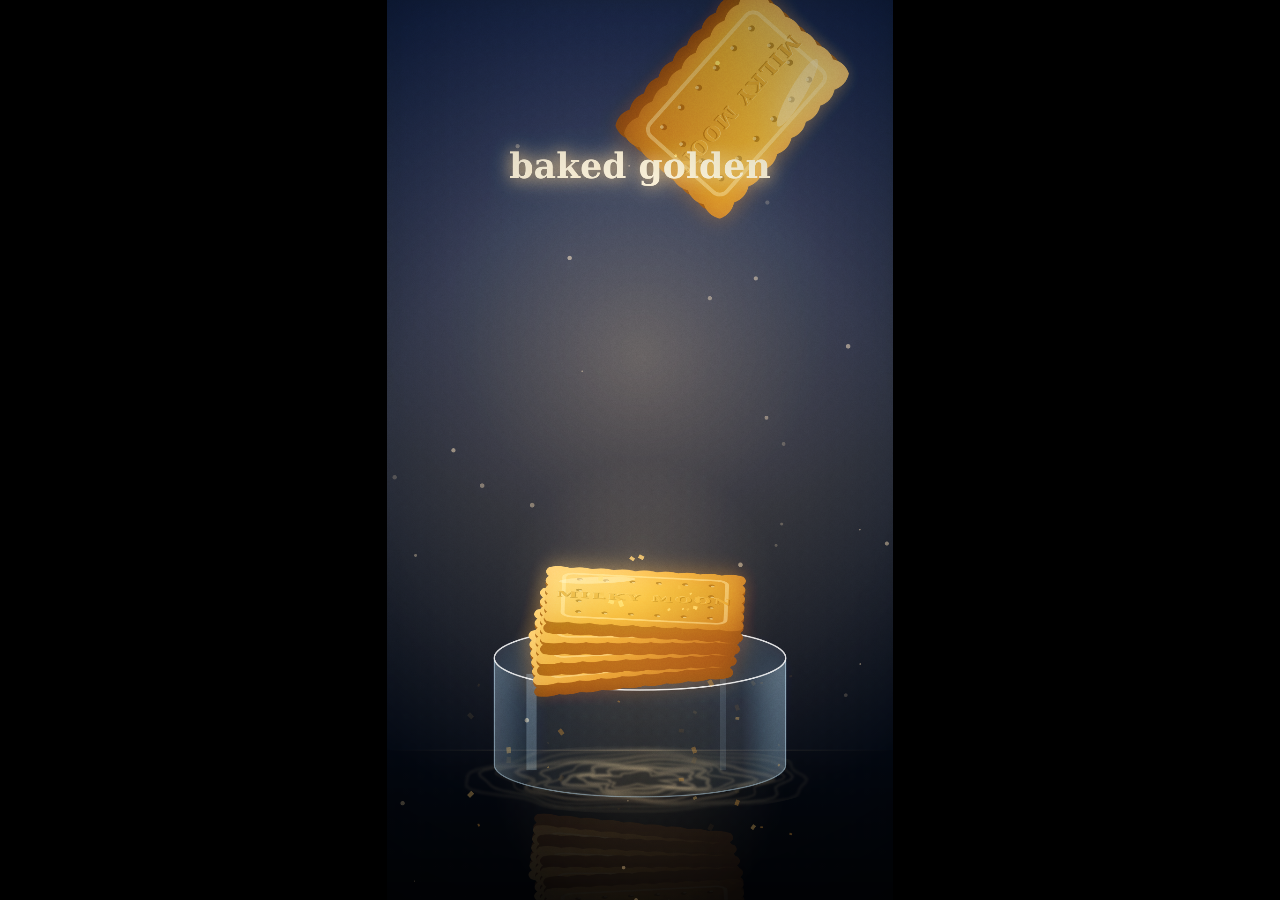
<file: films/brand-ads/index.html>
<!doctype html>
<html><head><meta charset="utf-8"><title>Brand Ads</title>
<link rel="stylesheet" href="fonts/fonts.css">
<style>html,body{margin:0;background:#000;height:100%;display:grid;place-items:center}canvas{height:100vh;width:auto}</style></head>
<body><canvas id="c"></canvas>
<script src="lib.js"></script>
<script>
  // index.html?film=biscuit | lipstick | saree | jewellery
  const film = new URLSearchParams(location.search).get('film') || 'biscuit';
  const s = document.createElement('script'); s.src = film + '.js'; document.body.appendChild(s);
</script></body></html>
</file>
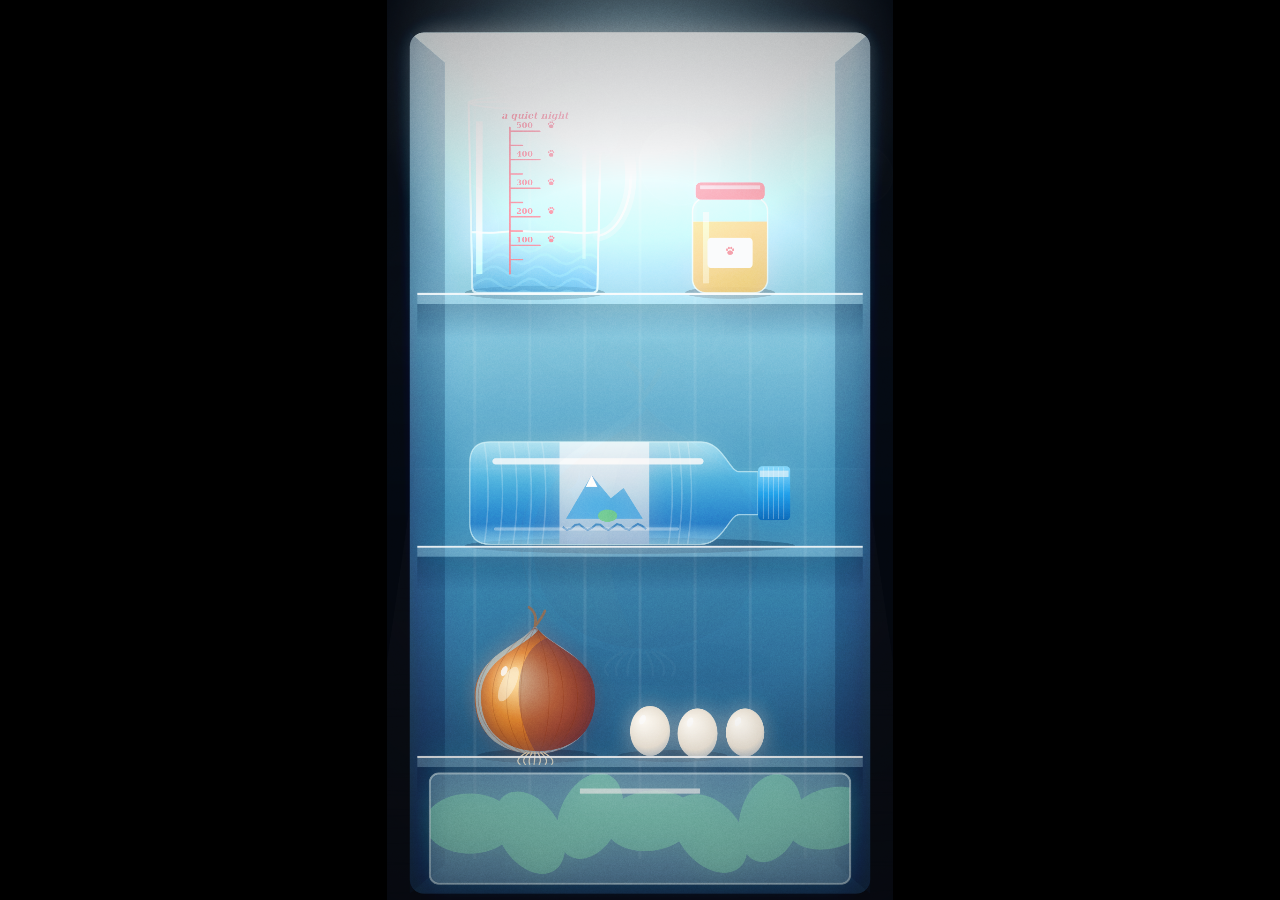
<file: films/midnight-onion-soup/index.html>
<!doctype html>
<html><head><meta charset="utf-8"><title>Midnight Onion Soup</title>
<style>html,body{margin:0;background:#000;height:100%;display:grid;place-items:center}canvas{height:100vh;width:auto}</style></head>
<body><canvas id="c"></canvas><script src="film.js"></script></body></html>
</file>
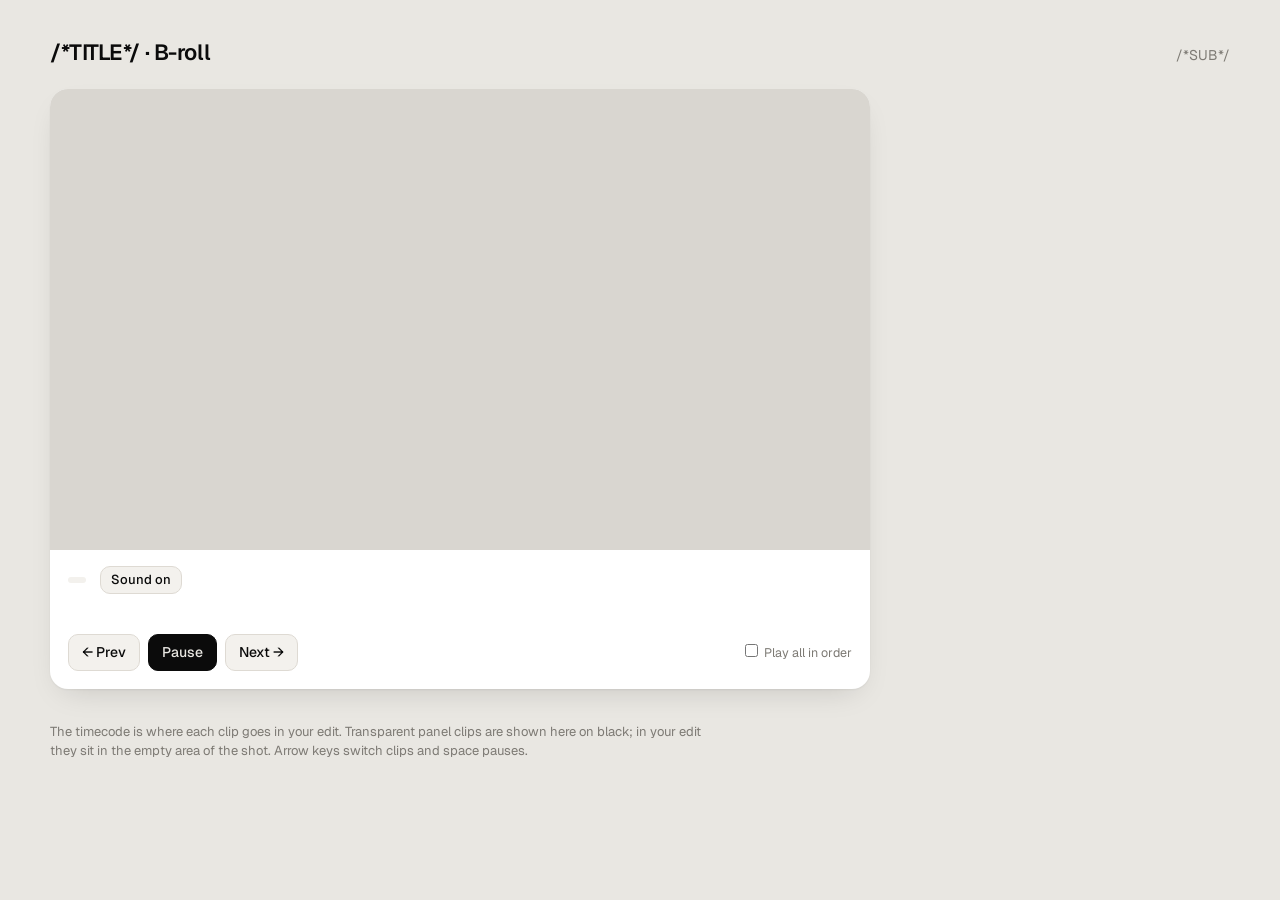
<file: .claude/skills/motion-broll/templates/viewer.html>
<!doctype html><html><head><meta charset="utf-8"><meta name="viewport" content="width=device-width,initial-scale=1">
<title>/*TITLE*/ B-roll</title>
<link rel="preconnect" href="https://fonts.googleapis.com">
<link rel="stylesheet" href="https://fonts.googleapis.com/css2?family=Geist:wght@400;500;600&family=Geist+Mono:wght@400;500&display=swap">
<style>
:root{
  --bg:#E9E7E2; --panel:#FFFFFF; --ink:#0B0B0B; --muted:#7D7A74; --line:#DEDAD3; --soft:#F3F1ED; --acc:#FF5A1F; --stage:#D9D6D0;
  --sans:'Geist',system-ui,-apple-system,sans-serif; --mono:'Geist Mono',ui-monospace,monospace;
}
@media (prefers-color-scheme: dark){:root:not([data-theme="light"]){--bg:#141412;--panel:#1D1C1A;--ink:#F2F0EC;--muted:#9C9891;--line:#34322E;--soft:#262522;--stage:#0B0B0A;color-scheme:dark}}
:root[data-theme="dark"]{--bg:#141412;--panel:#1D1C1A;--ink:#F2F0EC;--muted:#9C9891;--line:#34322E;--soft:#262522;--stage:#0B0B0A;color-scheme:dark}
body{background:var(--bg);color:var(--ink);font-family:var(--sans);font-size:15px;line-height:1.5}
.wrap{max-width:1180px;margin:0 auto;padding-inline:20px;padding-block:28px 48px;display:grid;gap:20px}
header{display:flex;flex-wrap:wrap;align-items:baseline;justify-content:space-between;gap:8px 20px}
h1{font-size:22px;font-weight:600;letter-spacing:-.02em;margin:0;text-wrap:balance}
.sub{color:var(--muted);font-size:14px}
.main{display:grid;grid-template-columns:minmax(0,1fr) 340px;gap:20px;align-items:start}
@media (max-width:860px){.main{grid-template-columns:1fr}}
.player{background:var(--panel);border-radius:18px;overflow:hidden;box-shadow:0 1px 2px rgba(0,0,0,.05),0 12px 32px -14px rgba(0,0,0,.18)}
.screen{position:relative;aspect-ratio:16/9;background:var(--stage);max-width:100%}
video{position:absolute;inset:0;width:100%;height:100%;display:block}
.info{padding:16px 18px 18px;display:grid;gap:10px}
.meta{display:flex;flex-wrap:wrap;gap:8px 14px;align-items:center}
.tc{font-family:var(--mono);font-size:13px;background:var(--soft);border-radius:8px;padding:3px 9px;font-variant-numeric:tabular-nums}
.tag{font-size:12px;font-weight:500;color:#fff;background:var(--acc);border-radius:999px;padding:2px 9px}
.title{font-size:19px;font-weight:600;letter-spacing:-.015em;margin:0}
.quote{margin:0;color:var(--muted);font-size:15px;max-width:65ch}
.file{font-family:var(--mono);font-size:12.5px;color:var(--muted);overflow-wrap:anywhere}
.controls{display:flex;flex-wrap:wrap;gap:8px;align-items:center}
button{font:inherit;font-size:14px;font-weight:500;color:var(--ink);background:var(--soft);border:1px solid var(--line);border-radius:10px;padding:7px 13px;cursor:pointer}
button:hover{border-color:var(--muted)}
button:focus-visible{outline:2px solid var(--acc);outline-offset:2px}
button.primary{background:var(--ink);color:var(--bg);border-color:var(--ink)}
.spacer{flex:1}
.hint{font-size:12.5px;color:var(--muted)}
.list{display:grid;gap:8px;margin:0;padding:0;list-style:none}
.item button{width:100%;display:grid;grid-template-columns:34px minmax(0,1fr);gap:10px;align-items:start;text-align:left;background:var(--panel);border:1px solid transparent;border-radius:14px;padding:11px 12px}
.item button[aria-current="true"]{border-color:var(--ink)}
.num{font-family:var(--mono);font-size:13px;width:34px;height:34px;border-radius:10px;background:var(--soft);display:flex;align-items:center;justify-content:center}
.item button[aria-current="true"] .num{background:var(--acc);color:#fff}
.it{font-weight:600;font-size:14.5px;letter-spacing:-.01em}
.iq{font-size:13px;color:var(--muted);display:-webkit-box;-webkit-line-clamp:2;-webkit-box-orient:vertical;overflow:hidden}
.itc{font-family:var(--mono);font-size:12px;color:var(--muted);font-variant-numeric:tabular-nums}
.foot{font-size:13px;color:var(--muted);max-width:75ch}
@media (prefers-reduced-motion: reduce){video{animation:none}}
</style>

<div class="wrap">
  <header>
    <h1>/*TITLE*/ · B-roll</h1>
    <span class="sub">/*SUB*/</span>
  </header>
  <div class="main">
    <section class="player" aria-label="Clip player">
      <div class="screen"><video id="vid" playsinline muted autoplay loop preload="auto"></video></div>
      <div class="info">
        <div class="meta"><span class="tc" id="tc"></span><button type="button" id="snd" style="padding:3px 10px;font-size:13px">Sound on</button><span class="tag" id="tag" hidden>Transparent overlay</span></div>
        <h2 class="title" id="title"></h2>
        <p class="quote" id="quote"></p>
        <div class="file" id="file"></div>
        <div class="controls">
          <button id="prev" type="button">← Prev</button>
          <button id="play" type="button" class="primary">Pause</button>
          <button id="next" type="button">Next →</button>
          <span class="spacer"></span>
          <label class="hint"><input type="checkbox" id="auto"> Play all in order</label>
        </div>
      </div>
    </section>
    <ol class="list" id="list"></ol>
  </div>
  <p class="foot">The timecode is where each clip goes in your edit. Transparent panel clips are shown here on black; in your edit they sit in the empty area of the shot. Arrow keys switch clips and space pauses.</p>
</div>

<script>
const CLIPS=/*CLIPS*/[];
const $=id=>document.getElementById(id);
const vid=$('vid'), list=$('list');
let cur=0, touched=false; addEventListener('pointerdown',()=>{touched=true;},{capture:true}); addEventListener('keydown',()=>{touched=true;},{capture:true});
list.innerHTML=CLIPS.map((c,i)=>`<li class="item"><button type="button" data-i="${i}"><span class="num">${c.n}</span><span><div class="it">${c.t}</div><div class="itc">${c.tc}</div><div class="iq">${c.q}</div></span></button></li>`).join('');
function show(i){
  cur=(i+CLIPS.length)%CLIPS.length; const c=CLIPS[cur];
  $('tc').textContent=c.tc; $('title').textContent=c.n+' · '+c.t; $('quote').textContent=c.q; $('file').textContent=c.f; $('tag').hidden=!c.alpha;
  vid.loop=!$('auto').checked; vid.muted=!(c.full&&touched); vid.src=c.src; vid.play().catch(()=>{}); $('play').textContent='Pause'; $('snd').hidden=!c.full; $('snd').textContent=vid.muted?'Sound on':'Sound off';
  list.querySelectorAll('button').forEach(b=>b.setAttribute('aria-current',String(+b.dataset.i===cur)));
}
list.addEventListener('click',e=>{const b=e.target.closest('button[data-i]'); if(b) show(+b.dataset.i);});
$('snd').onclick=()=>{vid.muted=!vid.muted;$('snd').textContent=vid.muted?'Sound on':'Sound off';};
$('prev').onclick=()=>show(cur-1); $('next').onclick=()=>show(cur+1);
$('play').onclick=()=>{if(vid.paused){vid.play();$('play').textContent='Pause';}else{vid.pause();$('play').textContent='Play';}};
$('auto').onchange=()=>{vid.loop=!$('auto').checked; if($('auto').checked){vid.currentTime=0;vid.play();}};
vid.addEventListener('ended',()=>{if($('auto').checked) show(cur+1);});
document.addEventListener('keydown',e=>{if(e.target.tagName==='INPUT')return; if(e.key==='ArrowRight'){show(cur+1);e.preventDefault();} else if(e.key==='ArrowLeft'){show(cur-1);e.preventDefault();} else if(e.key===' '){$('play').click();e.preventDefault();}});
show(0);
</script>

</html>
</file>
<file: films/brand-ads/fonts/fonts.css>
@font-face { font-family: 'Kalam'; src: url(kalam-devanagari-400.woff2) format('woff2'); font-weight: 400; unicode-range: U+0900-097F, U+1CD0-1CF9, U+200C-200D, U+20A8, U+20B9, U+25CC, U+A830-A839, U+A8E0-A8FF; font-display: block; }
@font-face { font-family: 'Kalam'; src: url(kalam-devanagari-700.woff2) format('woff2'); font-weight: 700; unicode-range: U+0900-097F, U+1CD0-1CF9, U+200C-200D, U+20A8, U+20B9, U+25CC, U+A830-A839, U+A8E0-A8FF; font-display: block; }
@font-face { font-family: 'Kalam'; src: url(kalam-latin-400.woff2) format('woff2'); font-weight: 400; unicode-range: U+0000-00FF, U+2000-206F; font-display: block; }
@font-face { font-family: 'Kalam'; src: url(kalam-latin-700.woff2) format('woff2'); font-weight: 700; unicode-range: U+0000-00FF, U+2000-206F; font-display: block; }
</file>
